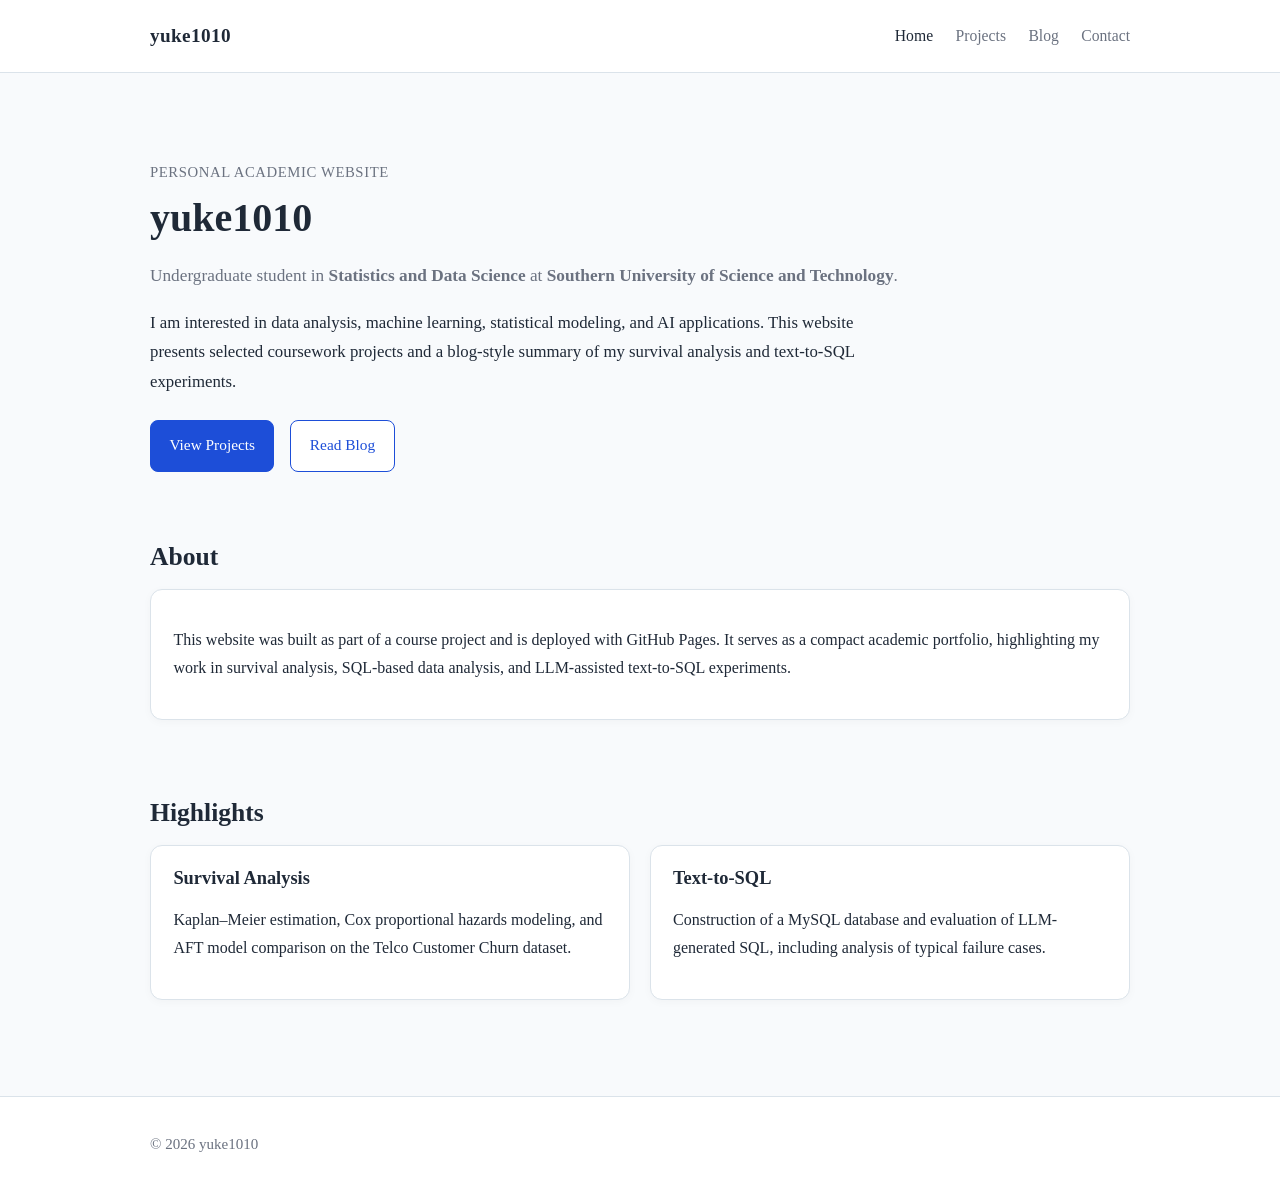
<file: index.html>
<!DOCTYPE html>
<html lang="en">
<head>
  <meta charset="UTF-8" />
  <meta name="viewport" content="width=device-width, initial-scale=1.0" />
  <title>yuke1010 | Home</title>
  <link rel="stylesheet" href="style.css" />
</head>
<body>
  <header class="site-header">
    <div class="container nav-wrap">
      <div class="site-title">yuke1010</div>
      <nav class="nav">
        <a href="index.html" class="active">Home</a>
        <a href="projects.html">Projects</a>
        <a href="blog.html">Blog</a>
        <a href="contact.html">Contact</a>
      </nav>
    </div>
  </header>

  <main class="container">
    <section class="hero">
      <p class="eyebrow">Personal Academic Website</p>
      <h1>yuke1010</h1>
      <p class="subtitle">
        Undergraduate student in <strong>Statistics and Data Science</strong> at
        <strong>Southern University of Science and Technology</strong>.
      </p>
      <p class="intro">
        I am interested in data analysis, machine learning, statistical modeling,
        and AI applications. This website presents selected coursework projects
        and a blog-style summary of my survival analysis and text-to-SQL experiments.
      </p>

      <div class="hero-actions">
        <a class="button" href="projects.html">View Projects</a>
        <a class="button button-secondary" href="blog.html">Read Blog</a>
      </div>
    </section>

    <section class="section">
      <h2>About</h2>
      <div class="card">
        <p>
          This website was built as part of a course project and is deployed with GitHub Pages.
          It serves as a compact academic portfolio, highlighting my work in survival analysis,
          SQL-based data analysis, and LLM-assisted text-to-SQL experiments.
        </p>
      </div>
    </section>

    <section class="section">
      <h2>Highlights</h2>
      <div class="grid two-col">
        <div class="card">
          <h3>Survival Analysis</h3>
          <p>
            Kaplan–Meier estimation, Cox proportional hazards modeling, and AFT model comparison
            on the Telco Customer Churn dataset.
          </p>
        </div>
        <div class="card">
          <h3>Text-to-SQL</h3>
          <p>
            Construction of a MySQL database and evaluation of LLM-generated SQL,
            including analysis of typical failure cases.
          </p>
        </div>
      </div>
    </section>
  </main>

  <footer class="site-footer">
    <div class="container">
      <p>© 2026 yuke1010</p>
    </div>
  </footer>
</body>
</html>
</file>
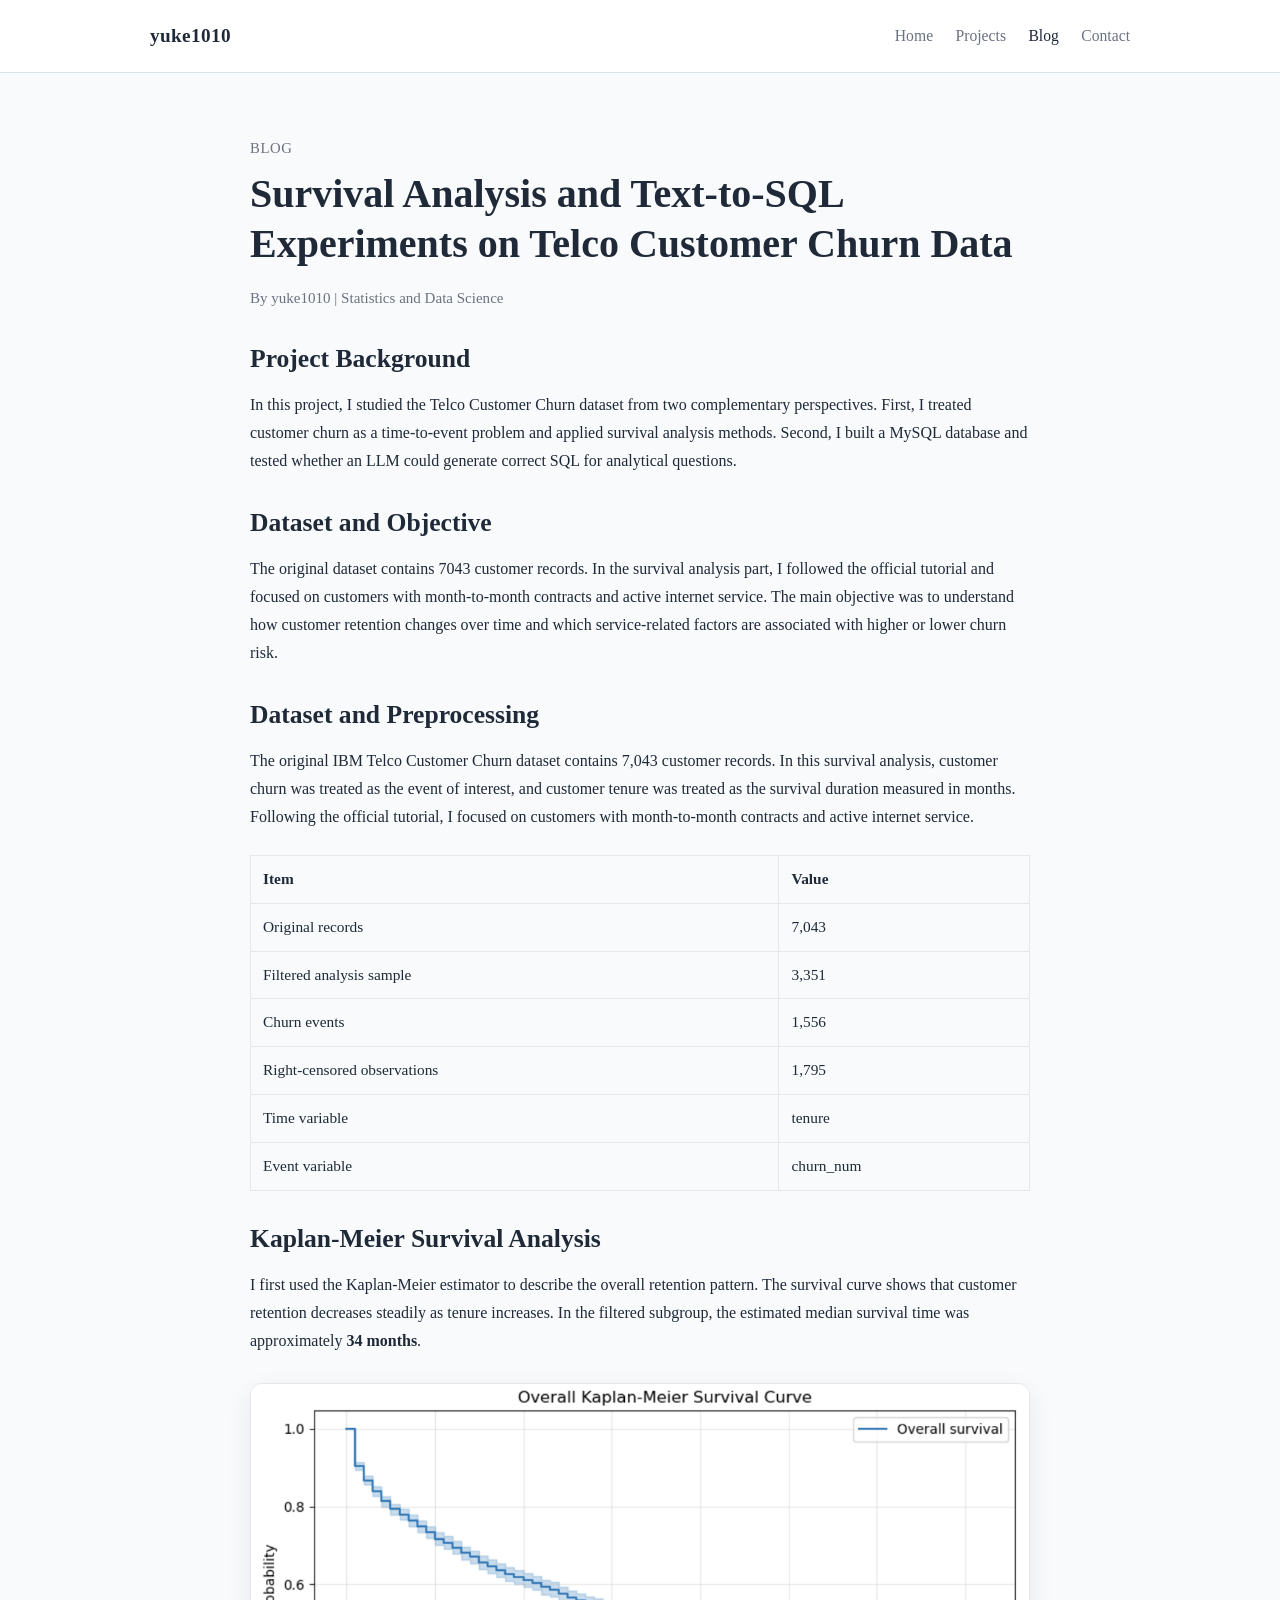
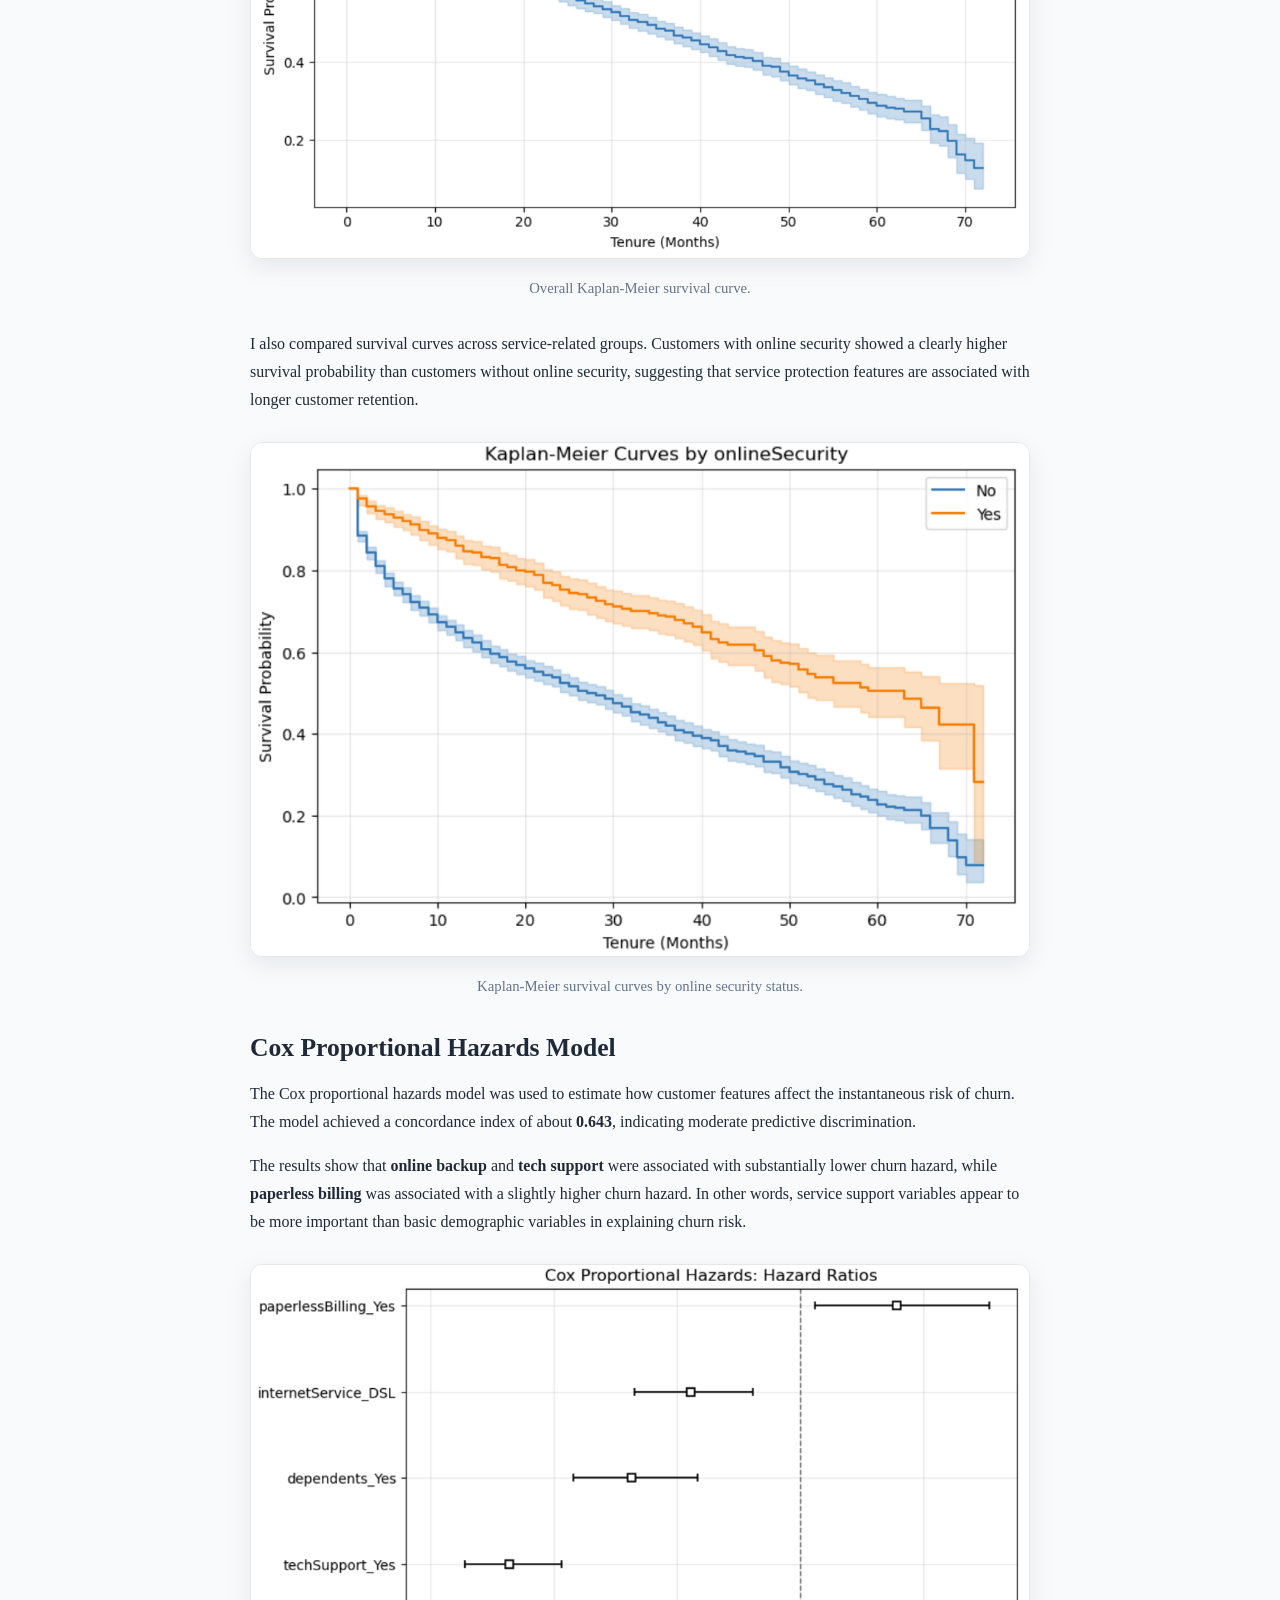
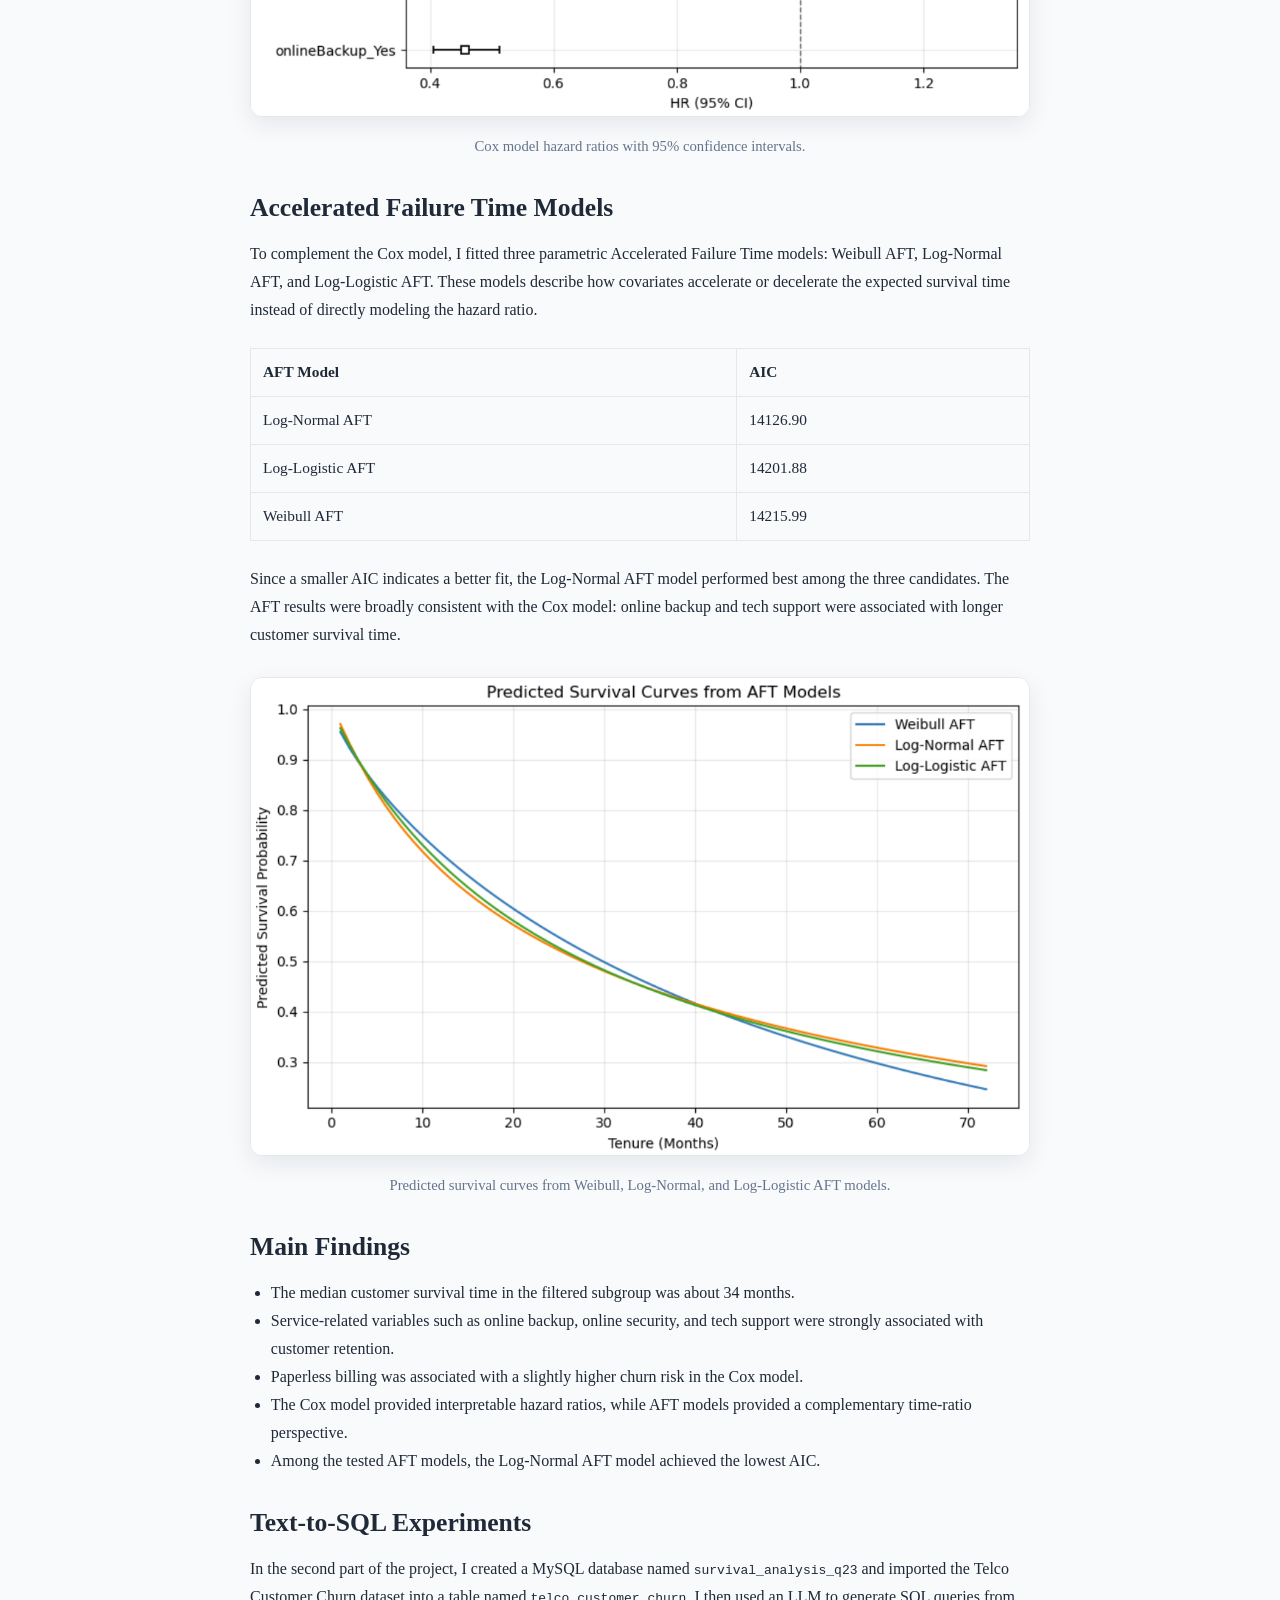
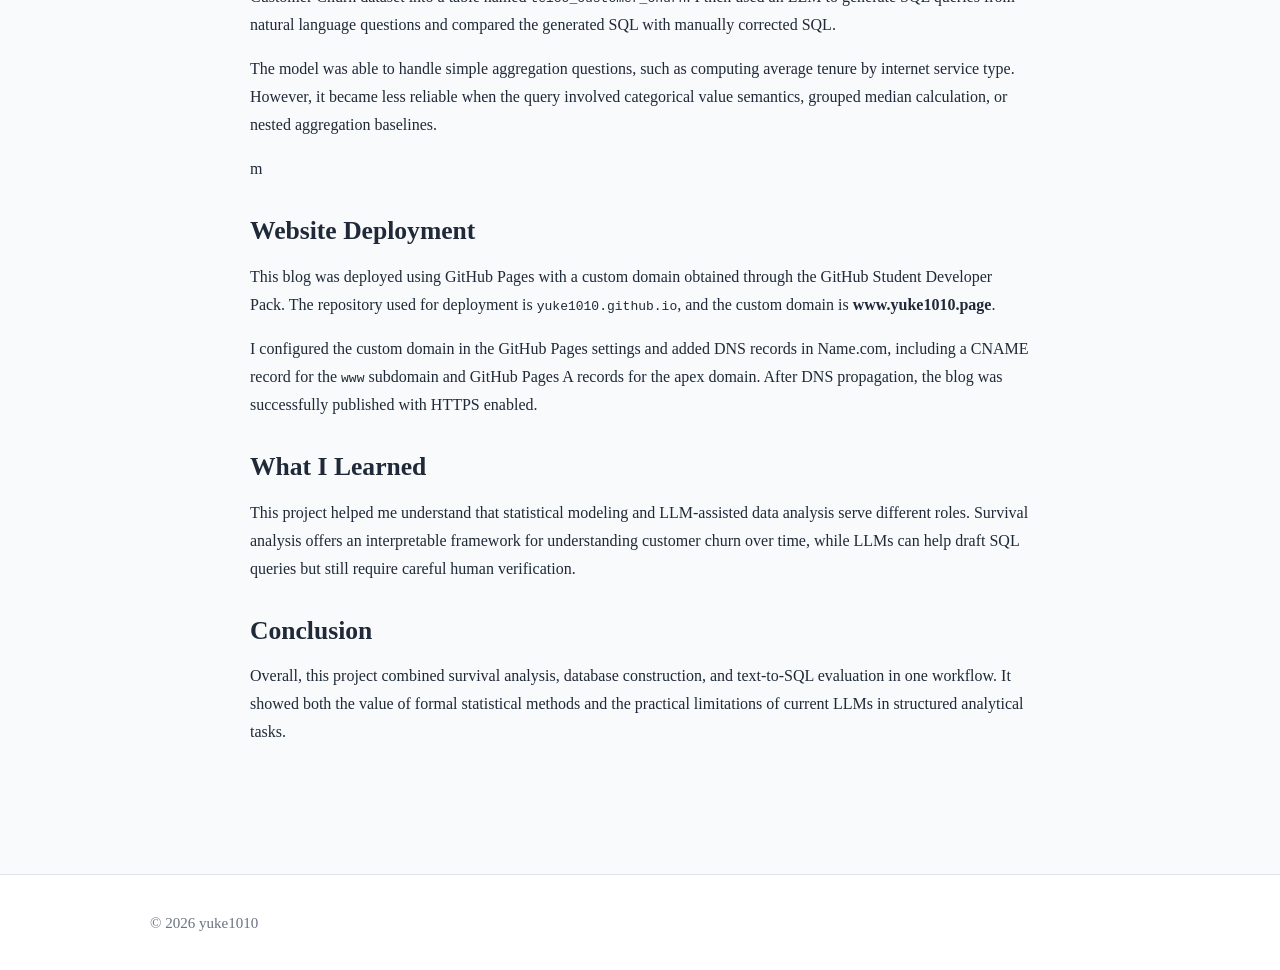
<file: blog.html>
<!DOCTYPE html>
<html lang="en">
<head>
  <meta charset="UTF-8" />
  <meta name="viewport" content="width=device-width, initial-scale=1.0" />
  <title>yuke1010 | Blog</title>
  <link rel="stylesheet" href="style.css" />
</head>
<body>
  <header class="site-header">
    <div class="container nav-wrap">
      <div class="site-title">yuke1010</div>
      <nav class="nav">
        <a href="index.html">Home</a>
        <a href="projects.html">Projects</a>
        <a href="blog.html" class="active">Blog</a>
        <a href="contact.html">Contact</a>
      </nav>
    </div>
  </header>

  <main class="container narrow">
    <article class="blog-post">
      <p class="eyebrow">Blog</p>
      <h1>Survival Analysis and Text-to-SQL Experiments on Telco Customer Churn Data</h1>
      <p class="meta">By yuke1010 | Statistics and Data Science</p>

      <h2>Project Background</h2>
      <p>
        In this project, I studied the Telco Customer Churn dataset from two complementary perspectives.
        First, I treated customer churn as a time-to-event problem and applied survival analysis methods.
        Second, I built a MySQL database and tested whether an LLM could generate correct SQL for analytical questions.
      </p>

      <h2>Dataset and Objective</h2>
      <p>
        The original dataset contains 7043 customer records. In the survival analysis part, I followed the
        official tutorial and focused on customers with month-to-month contracts and active internet service.
        The main objective was to understand how customer retention changes over time and which service-related
        factors are associated with higher or lower churn risk.
      </p>

      <section>
      <h2>Dataset and Preprocessing</h2>
      <p>
        The original IBM Telco Customer Churn dataset contains 7,043 customer records.
        In this survival analysis, customer churn was treated as the event of interest,
        and customer tenure was treated as the survival duration measured in months.
        Following the official tutorial, I focused on customers with month-to-month contracts
        and active internet service.
      </p>
    
      <table>
        <thead>
          <tr>
            <th>Item</th>
            <th>Value</th>
          </tr>
        </thead>
        <tbody>
          <tr>
            <td>Original records</td>
            <td>7,043</td>
          </tr>
          <tr>
            <td>Filtered analysis sample</td>
            <td>3,351</td>
          </tr>
          <tr>
            <td>Churn events</td>
            <td>1,556</td>
          </tr>
          <tr>
            <td>Right-censored observations</td>
            <td>1,795</td>
          </tr>
          <tr>
            <td>Time variable</td>
            <td>tenure</td>
          </tr>
          <tr>
            <td>Event variable</td>
            <td>churn_num</td>
          </tr>
        </tbody>
      </table>
    </section>
    
    <section>
      <h2>Kaplan-Meier Survival Analysis</h2>
      <p>
        I first used the Kaplan-Meier estimator to describe the overall retention pattern.
        The survival curve shows that customer retention decreases steadily as tenure increases.
        In the filtered subgroup, the estimated median survival time was approximately
        <strong>34 months</strong>.
      </p>
    
      <figure>
        <img src="figs/km_overall.png" alt="Overall Kaplan-Meier survival curve">
        <figcaption>Overall Kaplan-Meier survival curve.</figcaption>
      </figure>
    
      <p>
        I also compared survival curves across service-related groups. Customers with online
        security showed a clearly higher survival probability than customers without online
        security, suggesting that service protection features are associated with longer
        customer retention.
      </p>
    
      <figure>
        <img src="figs/km_online_security.png" alt="Kaplan-Meier curves by online security">
        <figcaption>Kaplan-Meier survival curves by online security status.</figcaption>
      </figure>
    </section>
    
    <section>
      <h2>Cox Proportional Hazards Model</h2>
      <p>
        The Cox proportional hazards model was used to estimate how customer features affect
        the instantaneous risk of churn. The model achieved a concordance index of about
        <strong>0.643</strong>, indicating moderate predictive discrimination.
      </p>
    
      <p>
        The results show that <strong>online backup</strong> and <strong>tech support</strong>
        were associated with substantially lower churn hazard, while
        <strong>paperless billing</strong> was associated with a slightly higher churn hazard.
        In other words, service support variables appear to be more important than basic
        demographic variables in explaining churn risk.
      </p>
    
      <figure>
        <img src="figs/cox_hazard_ratios.png" alt="Cox model hazard ratios">
        <figcaption>Cox model hazard ratios with 95% confidence intervals.</figcaption>
      </figure>
    </section>
    
    <section>
      <h2>Accelerated Failure Time Models</h2>
      <p>
        To complement the Cox model, I fitted three parametric Accelerated Failure Time models:
        Weibull AFT, Log-Normal AFT, and Log-Logistic AFT. These models describe how covariates
        accelerate or decelerate the expected survival time instead of directly modeling the
        hazard ratio.
      </p>
    
      <table>
        <thead>
          <tr>
            <th>AFT Model</th>
            <th>AIC</th>
          </tr>
        </thead>
        <tbody>
          <tr>
            <td>Log-Normal AFT</td>
            <td>14126.90</td>
          </tr>
          <tr>
            <td>Log-Logistic AFT</td>
            <td>14201.88</td>
          </tr>
          <tr>
            <td>Weibull AFT</td>
            <td>14215.99</td>
          </tr>
        </tbody>
      </table>
    
      <p>
        Since a smaller AIC indicates a better fit, the Log-Normal AFT model performed best
        among the three candidates. The AFT results were broadly consistent with the Cox model:
        online backup and tech support were associated with longer customer survival time.
      </p>
    
      <figure>
        <img src="figs/aft_survival_curves.png" alt="Predicted survival curves from AFT models">
        <figcaption>Predicted survival curves from Weibull, Log-Normal, and Log-Logistic AFT models.</figcaption>
      </figure>
    </section>
    
    <section>
      <h2>Main Findings</h2>
      <ul>
        <li>The median customer survival time in the filtered subgroup was about 34 months.</li>
        <li>Service-related variables such as online backup, online security, and tech support were strongly associated with customer retention.</li>
        <li>Paperless billing was associated with a slightly higher churn risk in the Cox model.</li>
        <li>The Cox model provided interpretable hazard ratios, while AFT models provided a complementary time-ratio perspective.</li>
        <li>Among the tested AFT models, the Log-Normal AFT model achieved the lowest AIC.</li>
      </ul>
    </section>

      <h2>Text-to-SQL Experiments</h2>
      <p>
        In the second part of the project, I created a MySQL database named
        <code>survival_analysis_q23</code> and imported the Telco Customer Churn dataset
        into a table named <code>telco_customer_churn</code>. I then used an LLM to generate
        SQL queries from natural language questions and compared the generated SQL with
        manually corrected SQL.
      </p>
      
      <p>
        The model was able to handle simple aggregation questions, such as computing
        average tenure by internet service type. However, it became less reliable when
        the query involved categorical value semantics, grouped median calculation, or
        nested aggregation baselines.
      </p>m

      <h2>Website Deployment</h2>
      <p>
        This blog was deployed using GitHub Pages with a custom domain obtained through
        the GitHub Student Developer Pack. The repository used for deployment is
        <code>yuke1010.github.io</code>, and the custom domain is
        <strong>www.yuke1010.page</strong>.
      </p>
      
      <p>
        I configured the custom domain in the GitHub Pages settings and added DNS records
        in Name.com, including a CNAME record for the <code>www</code> subdomain and
        GitHub Pages A records for the apex domain. After DNS propagation, the blog was
        successfully published with HTTPS enabled.
      </p>

      <h2>What I Learned</h2>
      <p>
        This project helped me understand that statistical modeling and LLM-assisted data analysis serve different roles.
        Survival analysis offers an interpretable framework for understanding customer churn over time, while LLMs can help
        draft SQL queries but still require careful human verification.
      </p>

      <h2>Conclusion</h2>
      <p>
        Overall, this project combined survival analysis, database construction, and text-to-SQL evaluation in one workflow.
        It showed both the value of formal statistical methods and the practical limitations of current LLMs in structured
        analytical tasks.
      </p>
    </article>
  </main>

  <footer class="site-footer">
    <div class="container">
      <p>© 2026 yuke1010</p>
    </div>
  </footer>
</body>
</html>
</file>
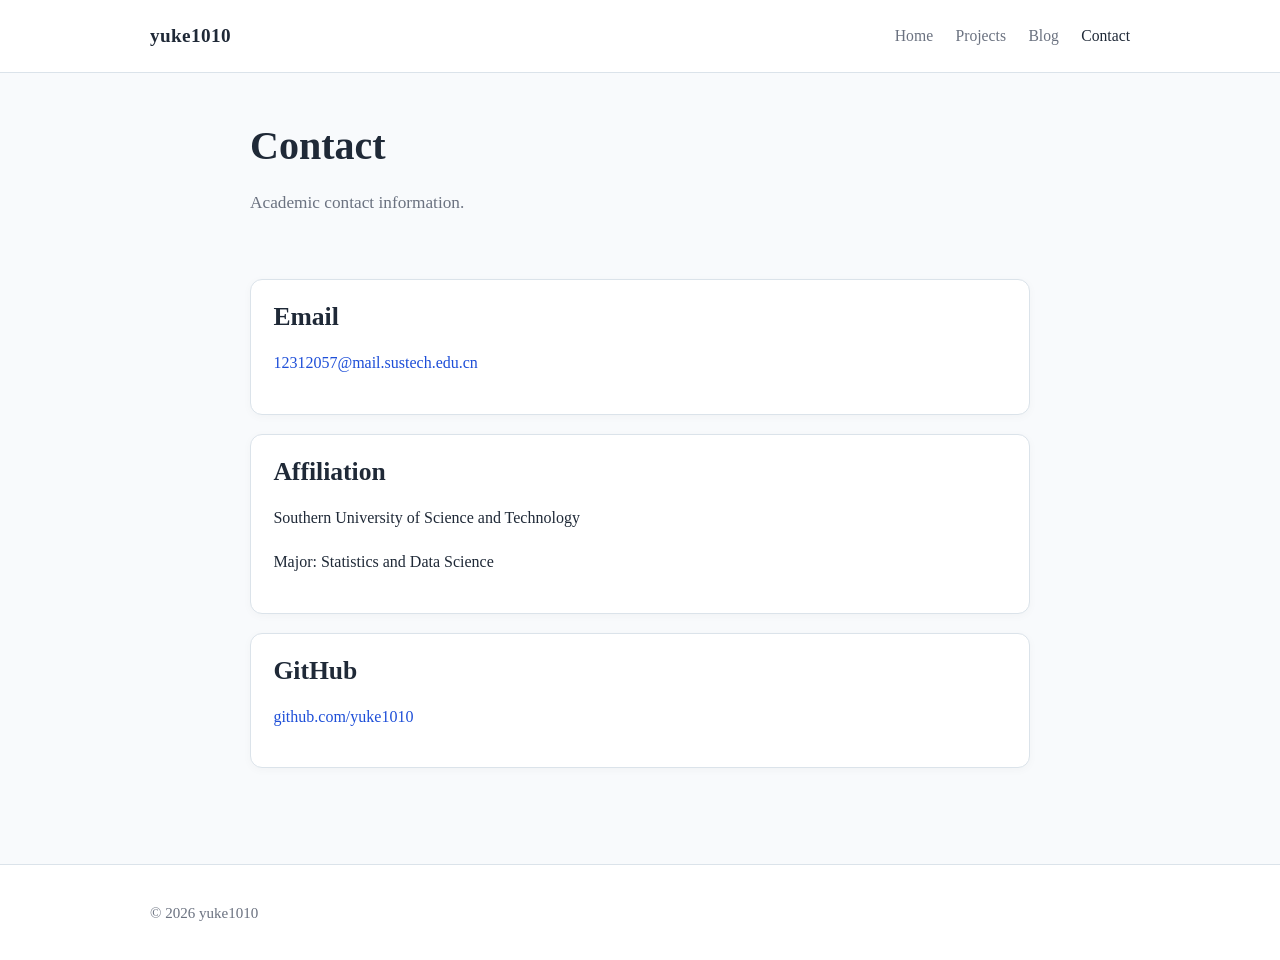
<file: contact.html>
<!DOCTYPE html>
<html lang="en">
<head>
  <meta charset="UTF-8" />
  <meta name="viewport" content="width=device-width, initial-scale=1.0" />
  <title>yuke1010 | Contact</title>
  <link rel="stylesheet" href="style.css" />
</head>
<body>
  <header class="site-header">
    <div class="container nav-wrap">
      <div class="site-title">yuke1010</div>
      <nav class="nav">
        <a href="index.html">Home</a>
        <a href="projects.html">Projects</a>
        <a href="blog.html">Blog</a>
        <a href="contact.html" class="active">Contact</a>
      </nav>
    </div>
  </header>

  <main class="container narrow">
    <section class="page-header">
      <h1>Contact</h1>
      <p class="subtitle">Academic contact information.</p>
    </section>

    <section class="section">
      <div class="card">
        <h2>Email</h2>
        <p>
          <a href="mailto:12312057@mail.sustech.edu.cn">12312057@mail.sustech.edu.cn</a>
        </p>
      </div>

      <div class="card">
        <h2>Affiliation</h2>
        <p>Southern University of Science and Technology</p>
        <p>Major: Statistics and Data Science</p>
      </div>

      <div class="card">
        <h2>GitHub</h2>
        <p>
          <a href="https://github.com/yuke1010" target="_blank">github.com/yuke1010</a>
        </p>
      </div>
    </section>
  </main>

  <footer class="site-footer">
    <div class="container">
      <p>© 2026 yuke1010</p>
    </div>
  </footer>
</body>
</html>
</file>
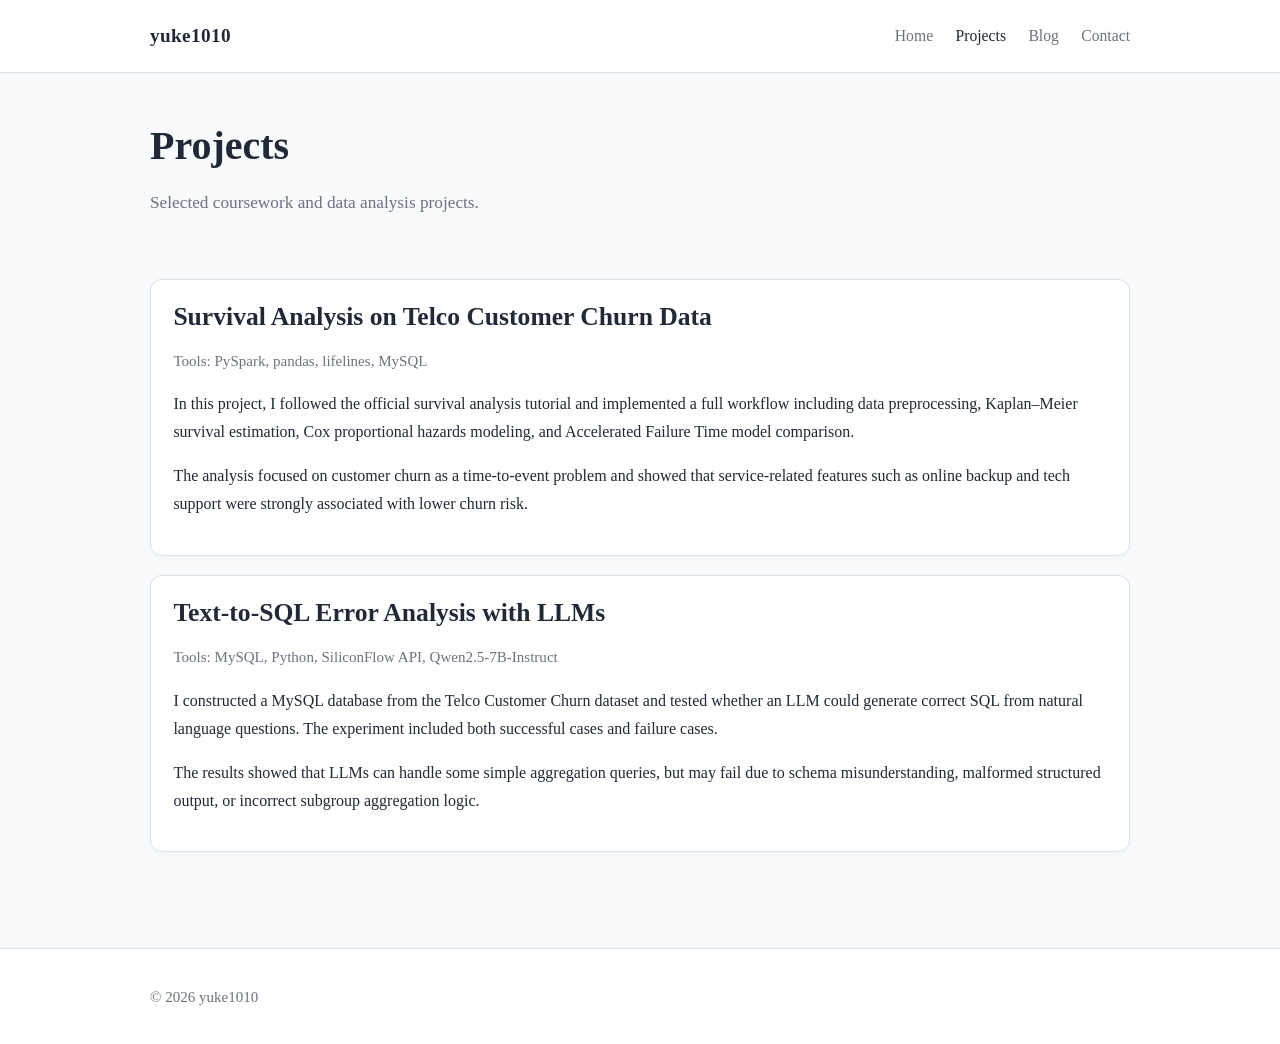
<file: projects.html>
<!DOCTYPE html>
<html lang="en">
<head>
  <meta charset="UTF-8" />
  <meta name="viewport" content="width=device-width, initial-scale=1.0" />
  <title>yuke1010 | Projects</title>
  <link rel="stylesheet" href="style.css" />
</head>
<body>
  <header class="site-header">
    <div class="container nav-wrap">
      <div class="site-title">yuke1010</div>
      <nav class="nav">
        <a href="index.html">Home</a>
        <a href="projects.html" class="active">Projects</a>
        <a href="blog.html">Blog</a>
        <a href="contact.html">Contact</a>
      </nav>
    </div>
  </header>

  <main class="container">
    <section class="page-header">
      <h1>Projects</h1>
      <p class="subtitle">Selected coursework and data analysis projects.</p>
    </section>

    <section class="section">
      <div class="card project-card">
        <h2>Survival Analysis on Telco Customer Churn Data</h2>
        <p class="meta">Tools: PySpark, pandas, lifelines, MySQL</p>
        <p>
          In this project, I followed the official survival analysis tutorial and implemented a full
          workflow including data preprocessing, Kaplan–Meier survival estimation, Cox proportional hazards
          modeling, and Accelerated Failure Time model comparison.
        </p>
        <p>
          The analysis focused on customer churn as a time-to-event problem and showed that service-related
          features such as online backup and tech support were strongly associated with lower churn risk.
        </p>
      </div>

      <div class="card project-card">
        <h2>Text-to-SQL Error Analysis with LLMs</h2>
        <p class="meta">Tools: MySQL, Python, SiliconFlow API, Qwen2.5-7B-Instruct</p>
        <p>
          I constructed a MySQL database from the Telco Customer Churn dataset and tested whether an LLM
          could generate correct SQL from natural language questions. The experiment included both successful
          cases and failure cases.
        </p>
        <p>
          The results showed that LLMs can handle some simple aggregation queries, but may fail due to
          schema misunderstanding, malformed structured output, or incorrect subgroup aggregation logic.
        </p>
      </div>
    </section>
  </main>

  <footer class="site-footer">
    <div class="container">
      <p>© 2026 yuke1010</p>
    </div>
  </footer>
</body>
</html>
</file>
<file: style.css>
:root {
  --bg: #f8fafc;
  --card: #ffffff;
  --text: #1f2937;
  --muted: #6b7280;
  --line: #dbe3ea;
  --accent: #1d4ed8;
  --accent-soft: #e8f0ff;
  --max-width: 980px;
}

* {
  box-sizing: border-box;
}

html {
  scroll-behavior: smooth;
}

body {
  margin: 0;
  font-family: "Georgia", "Times New Roman", serif;
  background: var(--bg);
  color: var(--text);
  line-height: 1.75;
}

a {
  color: var(--accent);
  text-decoration: none;
}

a:hover {
  text-decoration: underline;
}

.container {
  width: min(var(--max-width), 92%);
  margin: 0 auto;
}

.narrow {
  width: min(780px, 92%);
}

.site-header {
  background: #ffffff;
  border-bottom: 1px solid var(--line);
  position: sticky;
  top: 0;
  z-index: 10;
}

.nav-wrap {
  display: flex;
  justify-content: space-between;
  align-items: center;
  min-height: 72px;
}

.site-title {
  font-size: 1.2rem;
  font-weight: 700;
  letter-spacing: 0.02em;
}

.nav {
  display: flex;
  gap: 1.4rem;
  flex-wrap: wrap;
}

.nav a {
  color: var(--muted);
  font-size: 0.98rem;
}

.nav a.active,
.nav a:hover {
  color: var(--text);
}

.hero {
  padding: 4.5rem 0 2.5rem;
}

.eyebrow {
  color: var(--muted);
  font-size: 0.92rem;
  letter-spacing: 0.04em;
  text-transform: uppercase;
  margin-bottom: 0.5rem;
}

h1, h2, h3 {
  line-height: 1.25;
  margin-top: 0;
}

h1 {
  font-size: 2.5rem;
  margin-bottom: 0.8rem;
}

h2 {
  font-size: 1.6rem;
  margin-bottom: 1rem;
}

h3 {
  font-size: 1.15rem;
  margin-bottom: 0.6rem;
}

.subtitle {
  font-size: 1.08rem;
  color: var(--muted);
  margin-bottom: 1rem;
}

.intro {
  max-width: 760px;
  font-size: 1.05rem;
}

.hero-actions {
  display: flex;
  gap: 1rem;
  margin-top: 1.5rem;
  flex-wrap: wrap;
}

.button {
  display: inline-block;
  background: var(--accent);
  color: #fff;
  padding: 0.72rem 1.15rem;
  border-radius: 8px;
  font-size: 0.96rem;
  border: 1px solid var(--accent);
}

.button:hover {
  text-decoration: none;
  opacity: 0.95;
}

.button-secondary {
  background: #fff;
  color: var(--accent);
}

.section {
  padding: 1.8rem 0;
}

.card {
  background: var(--card);
  border: 1px solid var(--line);
  border-radius: 12px;
  padding: 1.3rem 1.4rem;
  margin-bottom: 1.2rem;
  box-shadow: 0 2px 10px rgba(15, 23, 42, 0.03);
}

.grid.two-col {
  display: grid;
  grid-template-columns: repeat(2, minmax(0, 1fr));
  gap: 1.2rem;
}

.page-header {
  padding: 3rem 0 1rem;
}

.project-card h2 {
  margin-bottom: 0.5rem;
}

.meta {
  color: var(--muted);
  font-size: 0.94rem;
  margin-bottom: 0.8rem;
}

.blog-post {
  padding: 3rem 0 4rem;
}

.blog-post h2 {
  margin-top: 2rem;
}

.blog-post ul {
  padding-left: 1.3rem;
}

.site-footer {
  border-top: 1px solid var(--line);
  background: #ffffff;
  margin-top: 3rem;
}

.site-footer .container {
  padding: 1.2rem 0;
  color: var(--muted);
  font-size: 0.94rem;
}

@media (max-width: 720px) {
  .nav-wrap {
    flex-direction: column;
    align-items: flex-start;
    padding: 1rem 0;
  }

  .nav {
    margin-top: 0.5rem;
    gap: 1rem;
  }

  .grid.two-col {
    grid-template-columns: 1fr;
  }

  h1 {
    font-size: 2rem;
  }
}

figure {
  margin: 28px 0;
  text-align: center;
}

figure img {
  max-width: 100%;
  border-radius: 12px;
  border: 1px solid #e5e7eb;
  box-shadow: 0 8px 24px rgba(15, 23, 42, 0.08);
}

figcaption {
  margin-top: 8px;
  font-size: 0.92rem;
  color: #64748b;
}

table {
  width: 100%;
  border-collapse: collapse;
  margin: 24px 0;
  font-size: 0.96rem;
}

th, td {
  border: 1px solid #e5e7eb;
  padding: 10px 12px;
  text-align: left;
}

th {
  background: #f8fafc;
  font-weight: 700;
}
</file>
